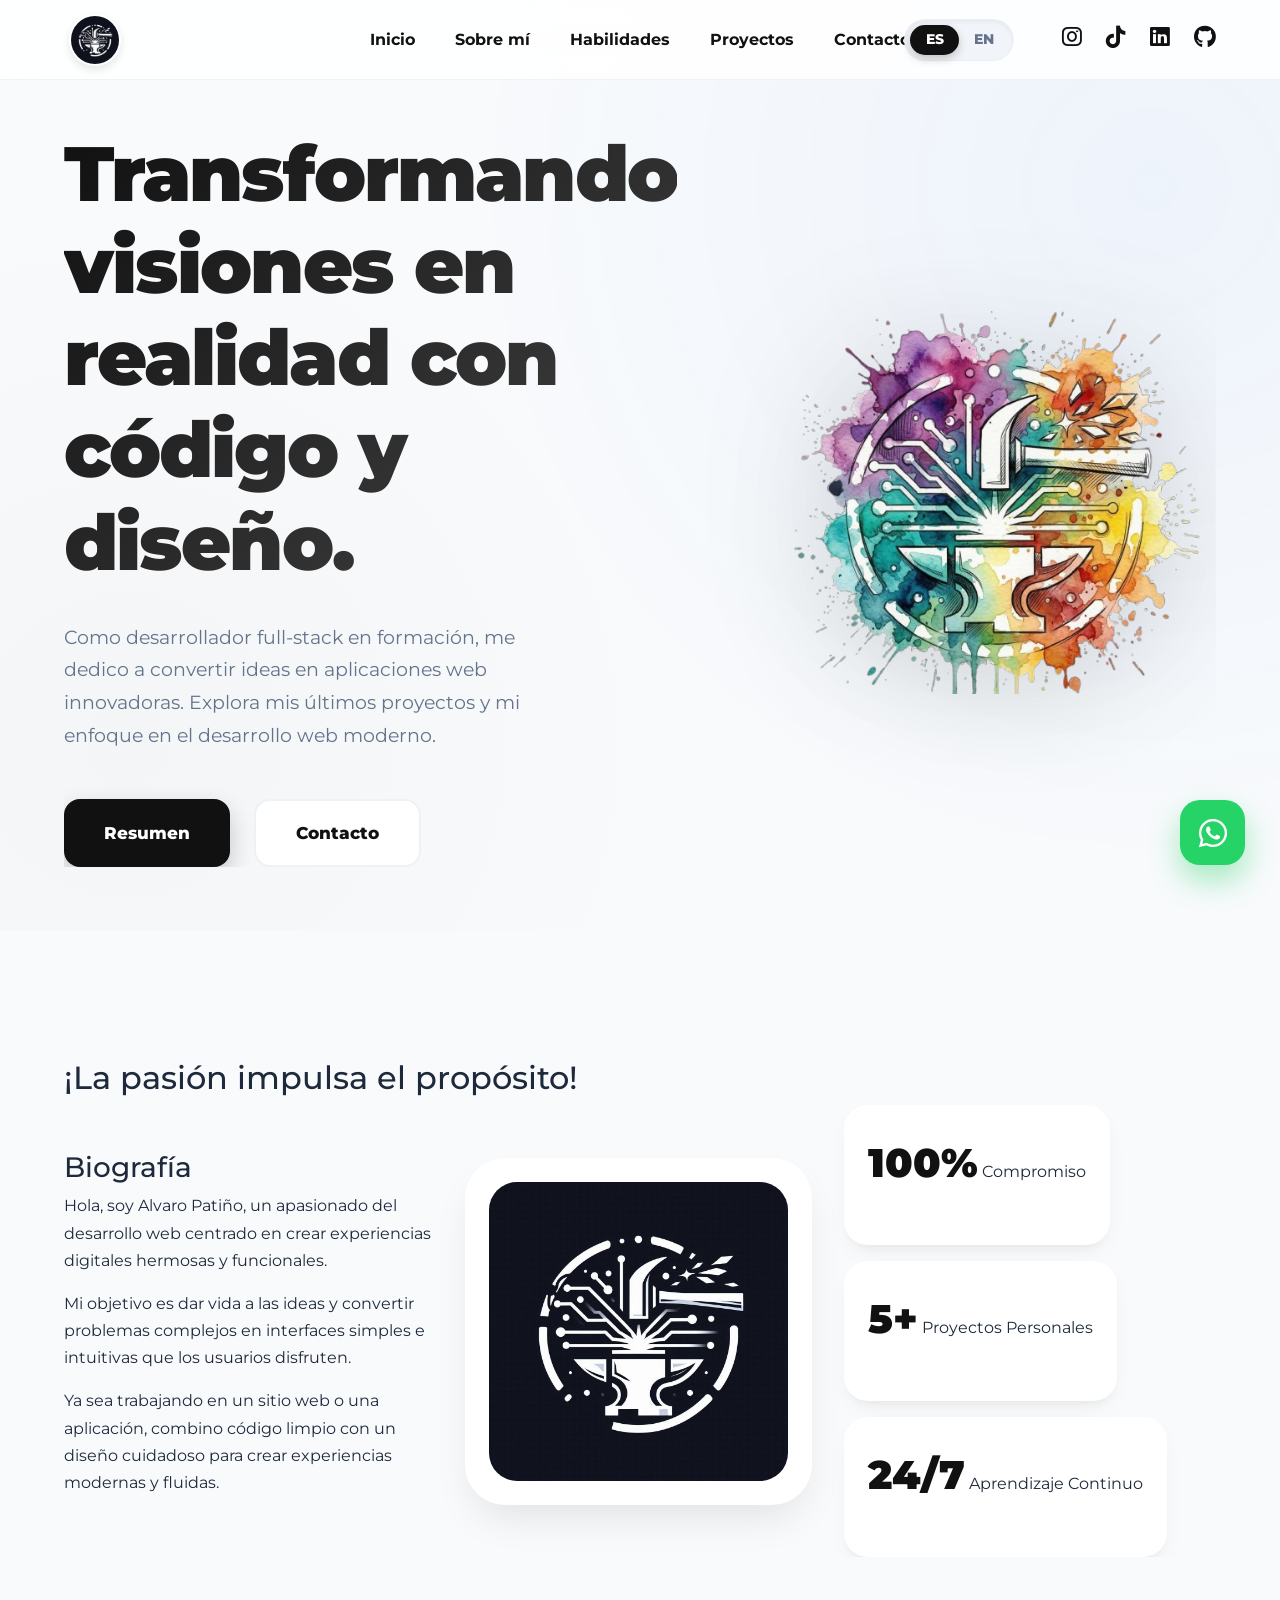
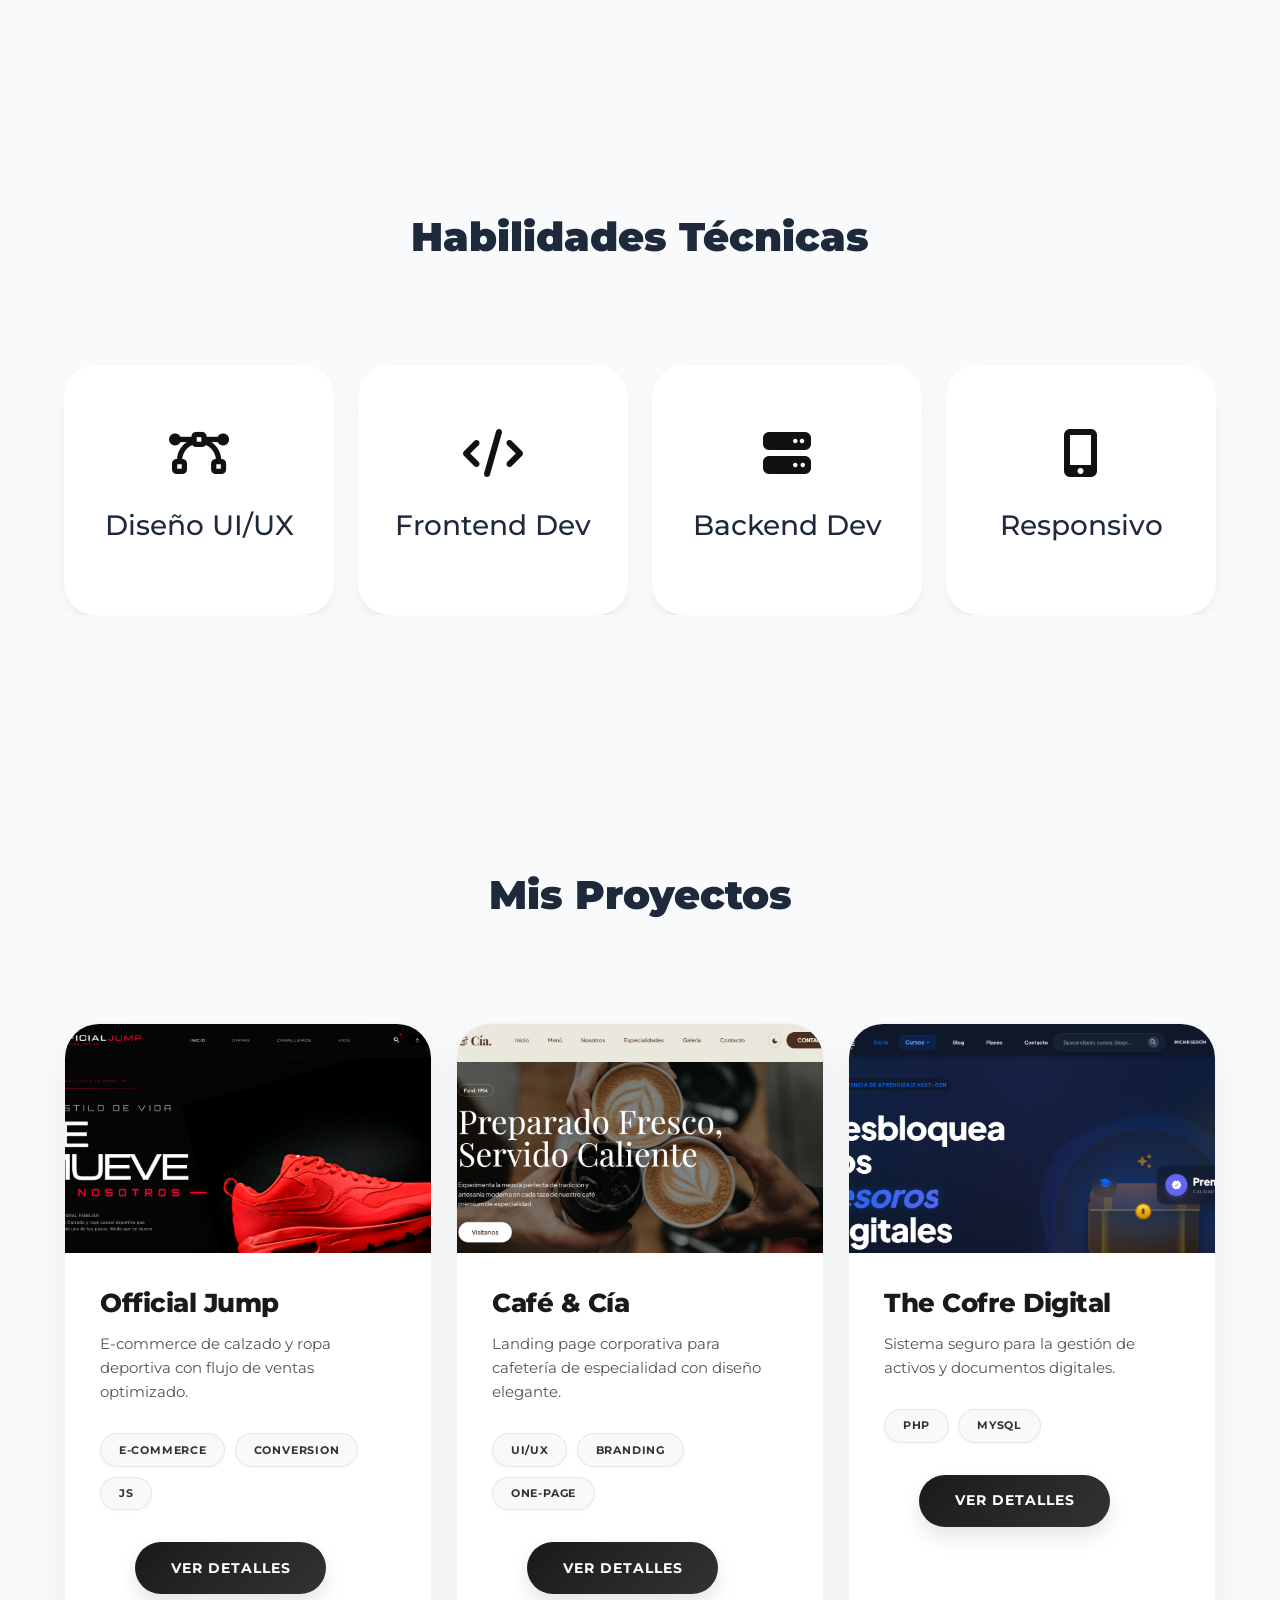
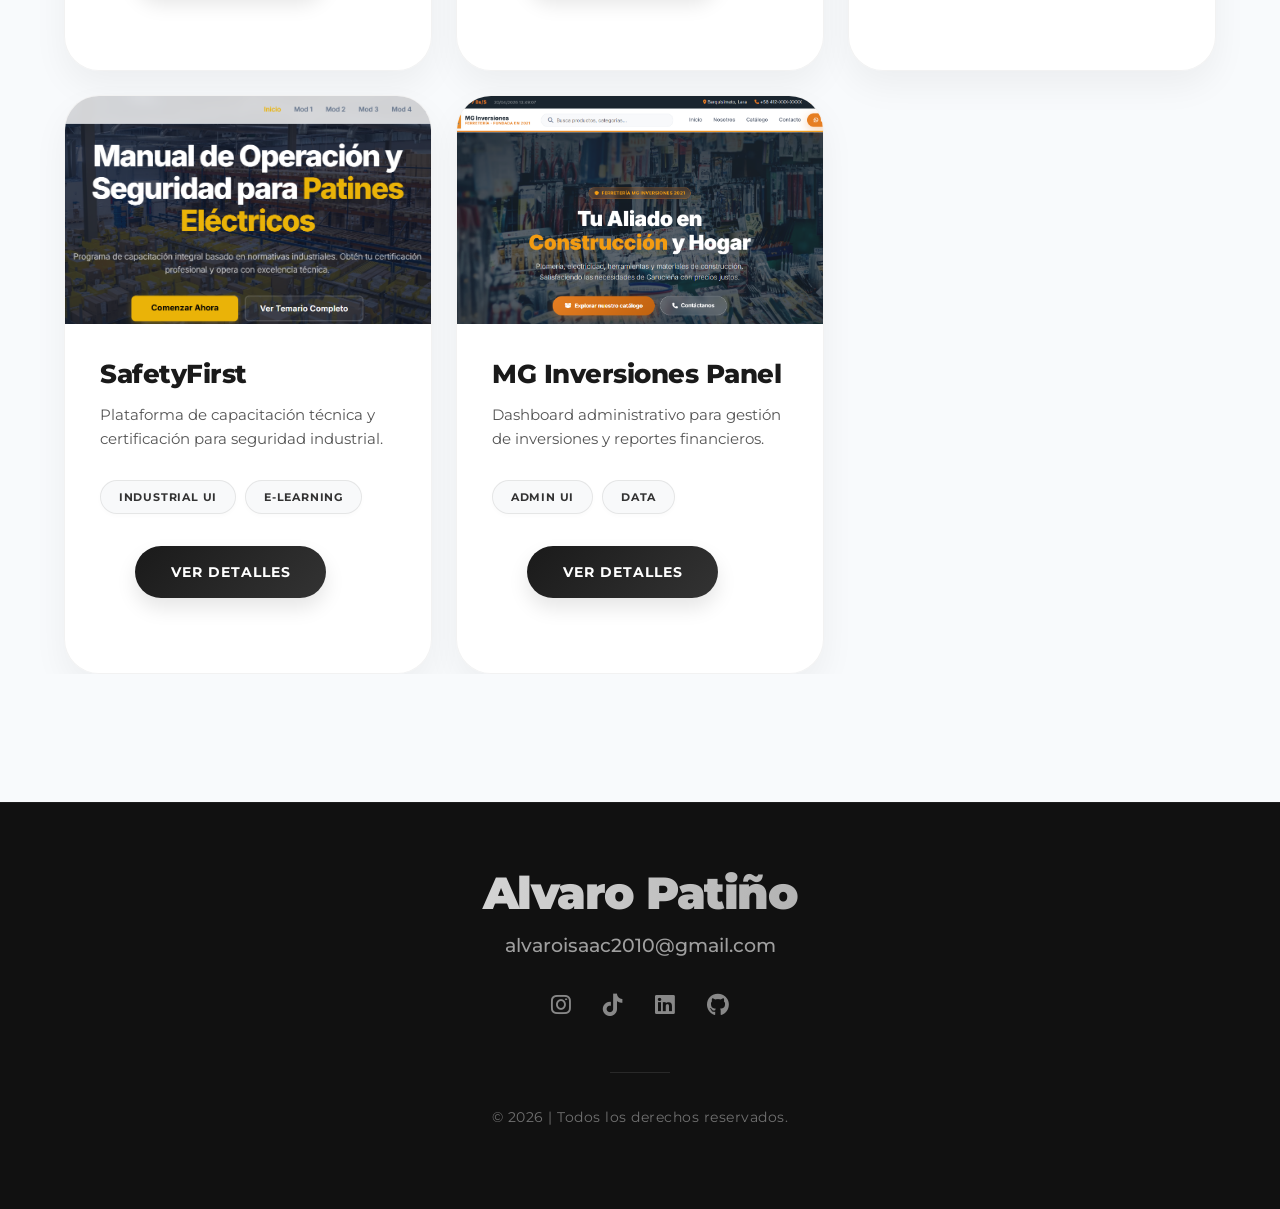
<file: index.html>
<!DOCTYPE html>
<html lang="es">

<head>
    <meta charset="UTF-8">
    <meta name="viewport" content="width=device-width, initial-scale=1.0">
    <link rel="icon" type="image/png" href="./assets/img/LOGO.png">
    
    <!-- SEO Básico -->
    <title>Alvaro Patiño | Desarrollador Full-Stack & Diseñador UI/UX</title>
    <meta name="description" content="Desarrollador web especializado en crear experiencias digitales innovadoras, funcionales y de alto impacto. Explora mis proyectos y conectemos.">
    <meta name="keywords" content="Alvaro Patiño, Desarrollo Web, Full-Stack, UI/UX, Portafolio, Venezuela, React, JavaScript">
    <meta name="author" content="Alvaro Patiño">

    <!-- Open Graph / Facebook / WhatsApp / LinkedIn -->
    <meta property="og:type" content="website">
    <meta property="og:url" content="https://alvaroisaac18.github.io/"> <!-- Reemplaza por tu URL final si cambia -->
    <meta property="og:title" content="Alvaro Patiño | Portafolio Profesional">
    <meta property="og:description" content="Transformando visiones en realidad con código y diseño. Mira mis últimos proyectos de desarrollo web.">
    <meta property="og:image" content="./assets/img/LOGO.png">

    <!-- Twitter -->
    <meta property="twitter:card" content="summary_large_image">
    <meta property="twitter:url" content="https://alvaroisaac18.github.io/">
    <meta property="twitter:title" content="Alvaro Patiño | Portafolio Profesional">
    <meta property="twitter:description" content="Desarrollador Full-Stack apasionado por crear interfaces intuitivas y potentes.">
    <meta property="twitter:image" content="./assets/img/LOGO.png">

    <!-- Bootstrap 5 -->
    <link href="https://cdn.jsdelivr.net/npm/bootstrap@5.3.3/dist/css/bootstrap.min.css" rel="stylesheet">
    <link rel="stylesheet" href="./assets/style/style.css">
    <link rel="preconnect" href="https://fonts.googleapis.com">
    <link rel="preconnect" href="https://fonts.gstatic.com" crossorigin>
    <link href="https://fonts.googleapis.com/css2?family=Montserrat:ital,wght@0,100..900;1,100..900&display=swap" rel="stylesheet">
    <!-- Font Awesome for Icons -->
    <link rel="stylesheet" href="https://cdnjs.cloudflare.com/ajax/libs/font-awesome/6.5.1/css/all.min.css">
</head>

<body>
    <header class="navbar-m">
        <div class="logo-m">
            <img src="./assets/img/logo.jpeg" alt="Logo de Alvaro Patiño">
        </div>
        <nav class="menu-navbar" id="menu-navbar">
            <div class="nav-links-left">
                <ul>
                    <li class="menu-navbar-item"><a class="menu-navbar-link" href="#home"
                            data-i18n="nav-home">Inicio</a></li>
                    <li class="menu-navbar-item"><a class="menu-navbar-link" href="#about" data-i18n="nav-about">Sobre
                            mí</a></li>
                    <li class="menu-navbar-item"><a class="menu-navbar-link" href="#skills"
                            data-i18n="nav-skills">Habilidades</a></li>
                    <li class="menu-navbar-item"><a class="menu-navbar-link" href="#projects"
                            data-i18n="nav-projects">Proyectos</a></li>
                    <li class="menu-navbar-item"><a class="menu-navbar-link" href="#contact"
                            data-i18n="nav-contact">Contacto</a></li>
                </ul>
            </div>

            <div class="nav-extras-right">
                <div class="language-switcher-pill">
                    <button id="lang-es" class="lang-btn active">ES</button>
                    <button id="lang-en" class="lang-btn">EN</button>
                    <div class="switcher-bg"></div>
                </div>
                <div class="social-media-navbar">
                    <ul>
                        <li class="social-media-navbar-item"><a href="https://www.instagram.com/merchyprime_?igsh=MTd2d3c0Ynd5NTlqZw==" target="_blank"><i class="fa-brands fa-instagram"></i></a></li>
                        <li class="social-media-navbar-item"><a href="https://www.tiktok.com/@techforge.dev?_r=1&_t=ZS-95hbqI3Zc0X" target="_blank"><i class="fa-brands fa-tiktok"></i></a></li>
                        <li class="social-media-navbar-item"><a href="https://www.linkedin.com/in/alvaro-isaac-pati%C3%B1o-carrillo-1a999737a" target="_blank"><i class="fa-brands fa-linkedin"></i></a></li>
                        <li class="social-media-navbar-item"><a href="https://github.com/alvaroisaac18" target="_blank"><i class="fa-brands fa-github"></i></a></li>
                    </ul>
                </div>
            </div>
        </nav>
        <div class="menu-toggle-container">
            <button class="menu-button" type="button" aria-controls="menu-navbar" aria-expanded="false">
                <span class="menu-button__icon" aria-hidden="true"></span>
            </button>
        </div>

    </header>

    <main>
        <!-- Hero Section -->
        <section id="home" class="hero-section">
            <div class="container">
                <div class="img-main">
                    <div class="hero-img-container">
                        <img src="./assets/img/LOGO.png" alt="Hero Image">
                    </div>
                    <div class="hero-text-content">
                        <div class="title-img-hero">
                            <h2 data-i18n="hero-title">Transformando visiones en realidad con código y diseño.</h2>
                        </div>
                        <p class="hero-description-p" data-i18n="hero-description">Como desarrollador full-stack en
                            formación, me dedico a convertir ideas en aplicaciones web innovadoras. Explora mis últimos
                            proyectos y mi enfoque en el desarrollo web moderno.</p>

                        <div class="btn-group-m">
                            <button data-i18n="btn-resume">Resumen</button>
                            <button data-i18n="btn-contact">Contacto</button>
                        </div>
                    </div>
                </div>
            </div>
        </section>

        <!-- About Section -->
        <section id="about" class="about-section">
            <div class="container">
                <div class="about-section__inner">
                    <h2 class="about-title" data-i18n="about-main-title">¡La pasión impulsa el propósito!</h2>

                    <div class="about-layout">
                        <article class="about-text">
                            <h3 class="about-text__label" data-i18n="about-label">Biografía</h3>
                            <p data-i18n="about-p1">
                                Hola, soy <span class="about-text__highlight">Alvaro Patiño</span>, un apasionado del
                                desarrollo web centrado en crear experiencias digitales hermosas y funcionales.
                            </p>
                            <p data-i18n="about-p2">
                                Mi objetivo es dar vida a las ideas y convertir problemas complejos en interfaces simples e
                                intuitivas que los usuarios disfruten.
                            </p>
                            <p data-i18n="about-p3">
                                Ya sea trabajando en un sitio web o una aplicación, combino código limpio con un diseño
                                cuidadoso para crear experiencias modernas y fluidas.
                            </p>
                        </article>

                        <div class="about-card">
                            <div class="about-card__frame">
                                <img src="./assets/img/logo.jpeg" alt="Foto de perfil de Alvaro Patiño">
                            </div>
                        </div>

                        <div class="about-stats">
                            <div class="about-stat">
                                <span class="about-stat__number">100%</span>
                                <span class="about-stat__label" data-i18n="stat-commitment">Compromiso</span>
                            </div>
                            <div class="about-stat">
                                <span class="about-stat__number">5+</span>
                                <span class="about-stat__label" data-i18n="stat-projects">Proyectos Personales</span>
                            </div>
                            <div class="about-stat">
                                <span class="about-stat__number">24/7</span>
                                <span class="about-stat__label" data-i18n="stat-learning">Aprendizaje Continuo</span>
                            </div>
                        </div>
                    </div>
                </div>
            </div>
        </section>

        <!-- Skills Section -->
        <section id="skills" class="skills-section">
            <div class="container">
                <h2 class="section-title" data-i18n="skills-title">Habilidades Técnicas</h2>
                <div class="skills-grid row g-4">
                    <div class="col-6 col-md-3">
                        <div class="skill-card">
                            <i class="fa-solid fa-bezier-curve skill-icon-fa"></i>
                            <h3 data-i18n="skill-uiux">Diseño UI/UX</h3>
                        </div>
                    </div>
                    <div class="col-6 col-md-3">
                        <div class="skill-card">
                            <i class="fa-solid fa-code skill-icon-fa"></i>
                            <h3>Frontend Dev</h3>
                        </div>
                    </div>
                    <div class="col-6 col-md-3">
                        <div class="skill-card">
                            <i class="fa-solid fa-server skill-icon-fa"></i>
                            <h3>Backend Dev</h3>
                        </div>
                    </div>
                    <div class="col-6 col-md-3">
                        <div class="skill-card">
                            <i class="fa-solid fa-mobile-screen-button skill-icon-fa"></i>
                            <h3 data-i18n="skill-responsive">Responsivo</h3>
                        </div>
                    </div>
                </div>
            </div>
        </section>

        <!-- Projects Section -->
        <!-- Projects Section -->
        <section id="projects" class="projects-section">
            <div class="container">
                <h2 class="section-title" data-i18n="projects-title">Mis Proyectos</h2>
                <div class="projects-grid row g-4">
                    <div class="col-12 col-md-6 col-lg-4">
                        <div class="project-card">
                            <div class="project-img">
                                <img src="./assets/img/IMGportafolio/Captura.PNG" alt="Official Jump E-commerce">
                            </div>
                            <div class="project-content">
                                <h3 data-i18n="project-refa-title">Official Jump</h3>
                                <p data-i18n="project-refa-desc">E-commerce de calzado y ropa deportiva con flujo de ventas optimizado.</p>
                                <div class="project-tags">
                                    <span>E-commerce</span> <span>Conversion</span> <span>JS</span>
                                </div>
                                <div class="project-footer">
                                    <a href="project-refa.html" class="btn-details">Ver Detalles</a>
                                </div>
                            </div>
                        </div>
                    </div>

                    <div class="col-12 col-md-6 col-lg-4">
                        <div class="project-card">
                            <div class="project-img">
                                <img src="./assets/img/IMGportafolio/Captuxra.PNG" alt="Café & Cía Landing">
                            </div>
                            <div class="project-content">
                                <h3 data-i18n="project-coffee-title">Café & Cía</h3>
                                <p data-i18n="project-coffee-desc">Landing page corporativa para cafetería de especialidad con diseño elegante.</p>
                                <div class="project-tags">
                                    <span>UI/UX</span> <span>Branding</span> <span>One-Page</span>
                                </div>
                                <div class="project-footer">
                                    <a href="project-coffee.html" class="btn-details">Ver Detalles</a>
                                </div>
                            </div>
                        </div>
                    </div>

                    <div class="col-12 col-md-6 col-lg-4">
                        <div class="project-card">
                            <div class="project-img">
                                <img src="./assets/img/IMGportafolio/Capturdsdsa.PNG" alt="The Cofre Digital">
                            </div>
                            <div class="project-content">
                                <h3 data-i18n="project-cofre-title">The Cofre Digital</h3>
                                <p data-i18n="project-cofre-desc">Sistema seguro para la gestión de activos y documentos digitales.</p>
                                <div class="project-tags">
                                    <span>PHP</span> <span>MySQL</span>
                                </div>
                                <div class="project-footer">
                                    <a href="project-thecofre.html" class="btn-details">Ver Detalles</a>
                                </div>
                            </div>
                        </div>
                    </div>

                    <div class="col-12 col-md-6 col-lg-4">
                        <div class="project-card">
                            <div class="project-img">
                                <img src="./assets/img/IMGportafolio/ope.PNG" alt="SafetyFirst Platform">
                            </div>
                            <div class="project-content">
                                <h3 data-i18n="project-curso-title">SafetyFirst</h3>
                                <p data-i18n="project-curso-desc">Plataforma de capacitación técnica y certificación para seguridad industrial.</p>
                                <div class="project-tags">
                                    <span>Industrial UI</span> <span>E-learning</span>
                                </div>
                                <div class="project-footer">
                                    <a href="project-curso.html" class="btn-details">Ver Detalles</a>
                                </div>
                            </div>
                        </div>
                    </div>

                    <div class="col-12 col-md-6 col-lg-4">
                        <div class="project-card">
                            <div class="project-img">
                                <img src="./assets/img/IMGportafolio/mgInversiones.PNG" alt="MG Inversiones Panel">
                            </div>
                            <div class="project-content">
                                <h3 data-i18n="project-mg-title">MG Inversiones Panel</h3>
                                <p data-i18n="project-mg-desc">Dashboard administrativo para gestión de inversiones y reportes financieros.</p>
                                <div class="project-tags">
                                    <span>Admin UI</span> <span>Data</span>
                                </div>
                                <div class="project-footer">
                                    <a href="project-mg.html" class="btn-details">Ver Detalles</a>
                                </div>
                            </div>
                        </div>
                    </div>
                </div>
            </div>
        </section>

    <footer id="contact" class="footer-m">
        <div class="container text-center">
            <h2 class="footer-logo-text">Alvaro Patiño</h2>
            <a href="mailto:alvaroisaac2010@gmail.com" class="footer-email-link">alvaroisaac2010@gmail.com</a>
            
            <div class="footer-socials">
                <a href="https://www.instagram.com/merchyprime_?igsh=MTd2d3c0Ynd5NTlqZw==" target="_blank"><i class="fa-brands fa-instagram"></i></a>
                <a href="https://www.tiktok.com/@techforge.dev?_r=1&_t=ZS-95hbqI3Zc0X" target="_blank"><i class="fa-brands fa-tiktok"></i></a>
                <a href="https://www.linkedin.com/in/alvaro-isaac-pati%C3%B1o-carrillo-1a999737a" target="_blank"><i class="fa-brands fa-linkedin"></i></a>
                <a href="https://github.com/alvaroisaac18" target="_blank"><i class="fa-brands fa-github"></i></a>
            </div>

            <div class="footer-divider"></div>
            <p class="footer-bottom-text">
                &copy; <span id="current-year"></span> | <span data-i18n="footer-rights">Desarrollado con pasión. Todos los derechos reservados.</span>
            </p>
        </div>
    </footer>

    <script src="./assets/js/script.js"></script>

    <a class="whatsapp-float" href="https://wa.me/584164515058?text=Hola%20Alvaro,%20vi%20tu%20portafolio" target="_blank" rel="noopener"
        aria-label="Escríbenos por WhatsApp">
        <i class="fa-brands fa-whatsapp"></i>
    </a>
</body>

</html>
</file>
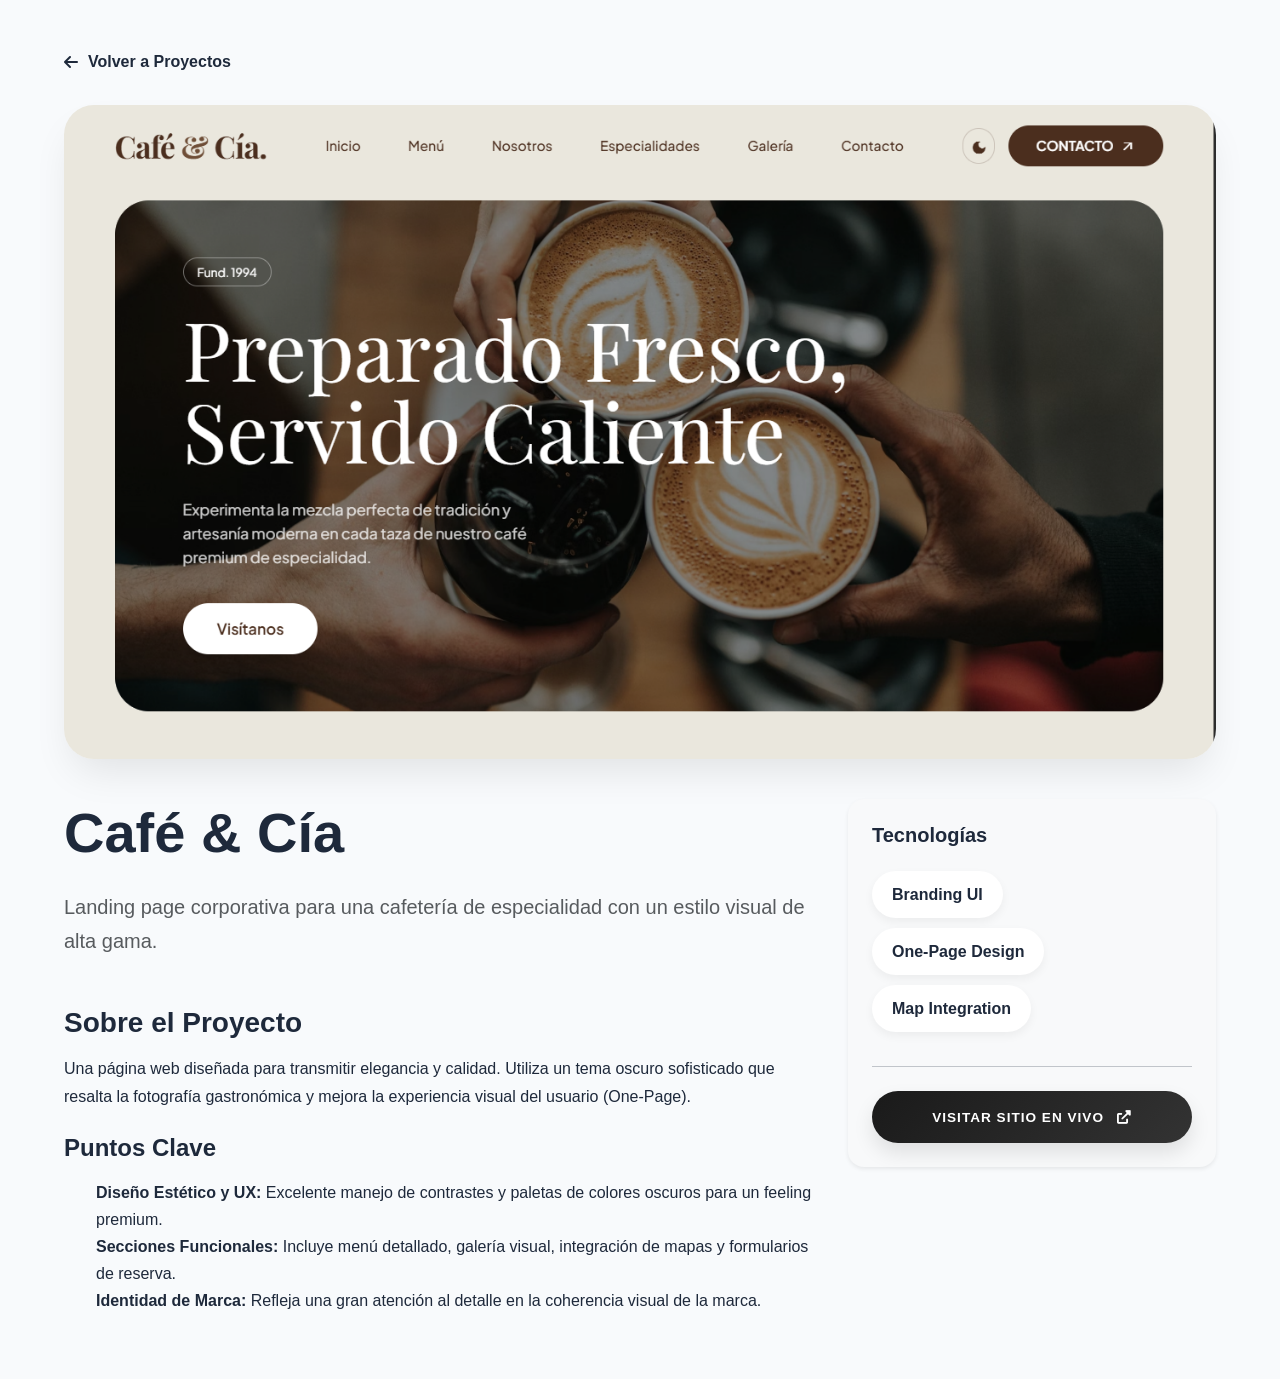
<file: project-coffee.html>
<!DOCTYPE html>
<html lang="es">
<head>
    <meta charset="UTF-8">
    <meta name="viewport" content="width=device-width, initial-scale=1.0">
    <link rel="icon" type="image/png" href="./assets/img/LOGO.png">
    <title>Detalles - Coffee Experience</title>
    <link href="https://cdn.jsdelivr.net/npm/bootstrap@5.3.3/dist/css/bootstrap.min.css" rel="stylesheet">
    <link rel="stylesheet" href="./assets/style/style.css">
    <link rel="stylesheet" href="https://cdnjs.cloudflare.com/ajax/libs/font-awesome/6.0.0/css/all.min.css">
    <style>
        .project-large-img { border-radius: 30px; box-shadow: var(--premium-shadow); margin-bottom: 40px; width: 100%; height: auto; }
        .tech-pill { background: var(--white); padding: 10px 20px; border-radius: 50px; box-shadow: 0 4px 10px rgba(0,0,0,0.05); margin-right: 10px; margin-bottom: 10px; display: inline-block; font-weight: 600; }
        .btn-back { color: var(--text-dark); text-decoration: none; display: inline-flex; align-items: center; gap: 10px; font-weight: 600; margin-bottom: 30px; transition: var(--transition); }
        .btn-back:hover { color: var(--primary-color); transform: translateX(-5px); }
    </style>
</head>
<body>
    <div class="container py-5">
        <a href="index.html#projects" class="btn-back">
            <i class="fas fa-arrow-left"></i> Volver a Proyectos
        </a>
        <div class="row">
            <div class="col-lg-12">
                <img src="./assets/img/IMGportafolio/Captuxra.PNG" alt="Café & Cía" class="project-large-img">
            </div>
            <div class="col-lg-8">
                <h1 class="display-4 fw-bold mb-4">Café & Cía</h1>
                <p class="lead mb-5 text-muted">Landing page corporativa para una cafetería de especialidad con un estilo visual de alta gama.</p>
                
                <h3 class="fw-bold mb-3">Sobre el Proyecto</h3>
                <p>Una página web diseñada para transmitir elegancia y calidad. Utiliza un tema oscuro sofisticado que resalta la fotografía gastronómica y mejora la experiencia visual del usuario (One-Page).</p>
                
                <h4 class="fw-bold mt-4 mb-3">Puntos Clave</h4>
                <ul>
                    <li><strong>Diseño Estético y UX:</strong> Excelente manejo de contrastes y paletas de colores oscuros para un feeling premium.</li>
                    <li><strong>Secciones Funcionales:</strong> Incluye menú detallado, galería visual, integración de mapas y formularios de reserva.</li>
                    <li><strong>Identidad de Marca:</strong> Refleja una gran atención al detalle en la coherencia visual de la marca.</li>
                </ul>
            </div>
            <div class="col-lg-4">
                <div class="p-4 bg-light rounded-4 shadow-sm">
                    <h5 class="fw-bold mb-4">Tecnologías</h5>
                    <div class="tech-stack">
                        <span class="tech-pill">Branding UI</span>
                        <span class="tech-pill">One-Page Design</span>
                        <span class="tech-pill">Map Integration</span>
                    </div>
                    <hr class="my-4">
                    <a href="https://coffee-example-khaki.vercel.app/" target="_blank" class="btn-details w-100 text-center">Visitar Sitio En Vivo <i class="fas fa-external-link-alt ms-2"></i></a>
                </div>
            </div>
        </div>
    </div>
</body>
</html>
</file>
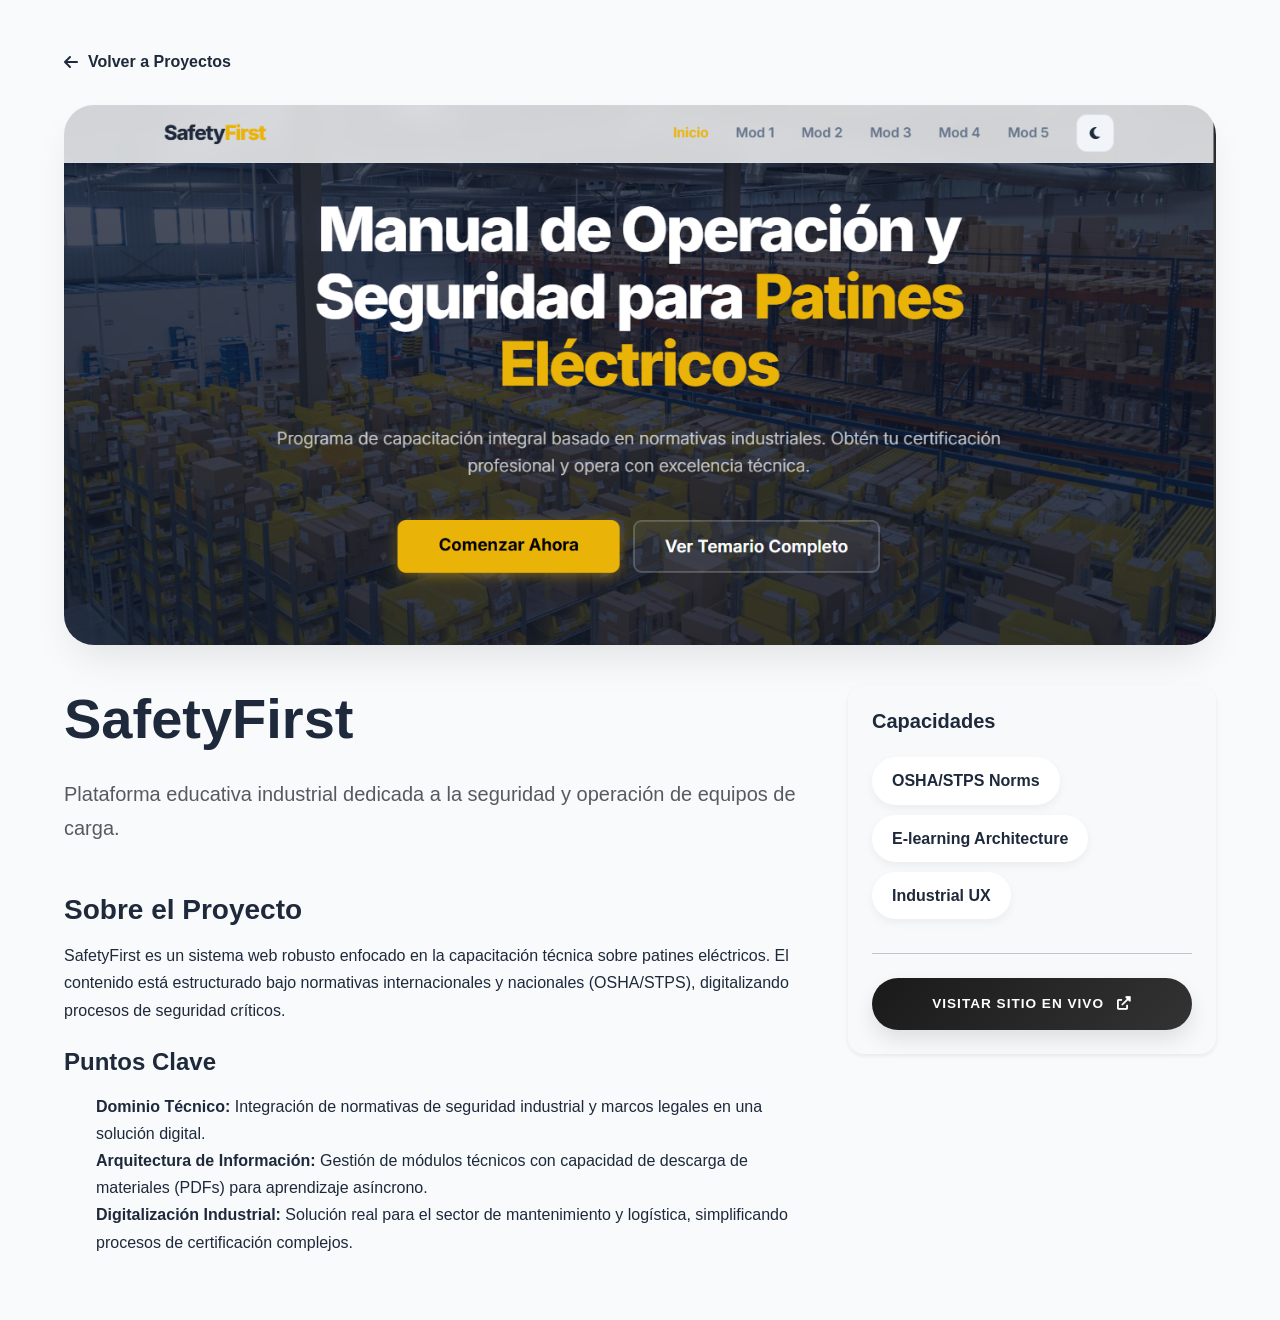
<file: project-curso.html>
<!DOCTYPE html>
<html lang="es">
<head>
    <meta charset="UTF-8">
    <meta name="viewport" content="width=device-width, initial-scale=1.0">
    <link rel="icon" type="image/png" href="./assets/img/LOGO.png">
    <title>Detalles - Academia de Manejo</title>
    <link href="https://cdn.jsdelivr.net/npm/bootstrap@5.3.3/dist/css/bootstrap.min.css" rel="stylesheet">
    <link rel="stylesheet" href="./assets/style/style.css">
    <link rel="stylesheet" href="https://cdnjs.cloudflare.com/ajax/libs/font-awesome/6.0.0/css/all.min.css">
    <style>
        .project-large-img { border-radius: 30px; box-shadow: var(--premium-shadow); margin-bottom: 40px; width: 100%; height: auto; }
        .tech-pill { background: var(--white); padding: 10px 20px; border-radius: 50px; box-shadow: 0 4px 10px rgba(0,0,0,0.05); margin-right: 10px; margin-bottom: 10px; display: inline-block; font-weight: 600; }
        .btn-back { color: var(--text-dark); text-decoration: none; display: inline-flex; align-items: center; gap: 10px; font-weight: 600; margin-bottom: 30px; transition: var(--transition); }
        .btn-back:hover { color: var(--primary-color); transform: translateX(-5px); }
    </style>
</head>
<body>
    <div class="container py-5">
        <a href="index.html#projects" class="btn-back">
            <i class="fas fa-arrow-left"></i> Volver a Proyectos
        </a>
        <div class="row">
            <div class="col-lg-12">
                <img src="./assets/img/IMGportafolio/ope.PNG" alt="SafetyFirst Platform" class="project-large-img">
            </div>
            <div class="col-lg-8">
                <h1 class="display-4 fw-bold mb-4">SafetyFirst</h1>
                <p class="lead mb-5 text-muted">Plataforma educativa industrial dedicada a la seguridad y operación de equipos de carga.</p>
                
                <h3 class="fw-bold mb-3">Sobre el Proyecto</h3>
                <p>SafetyFirst es un sistema web robusto enfocado en la capacitación técnica sobre patines eléctricos. El contenido está estructurado bajo normativas internacionales y nacionales (OSHA/STPS), digitalizando procesos de seguridad críticos.</p>
                
                <h4 class="fw-bold mt-4 mb-3">Puntos Clave</h4>
                <ul>
                    <li><strong>Dominio Técnico:</strong> Integración de normativas de seguridad industrial y marcos legales en una solución digital.</li>
                    <li><strong>Arquitectura de Información:</strong> Gestión de módulos técnicos con capacidad de descarga de materiales (PDFs) para aprendizaje asíncrono.</li>
                    <li><strong>Digitalización Industrial:</strong> Solución real para el sector de mantenimiento y logística, simplificando procesos de certificación complejos.</li>
                </ul>
            </div>
            <div class="col-lg-4">
                <div class="p-4 bg-light rounded-4 shadow-sm">
                    <h5 class="fw-bold mb-4">Capacidades</h5>
                    <div class="tech-stack">
                        <span class="tech-pill">OSHA/STPS Norms</span>
                        <span class="tech-pill">E-learning Architecture</span>
                        <span class="tech-pill">Industrial UX</span>
                    </div>
                    <hr class="my-4">
                    <a href="https://alvaroisaac18.github.io/cursoManejo/" target="_blank" class="btn-details w-100 text-center">Visitar Sitio En Vivo <i class="fas fa-external-link-alt ms-2"></i></a>
                </div>
            </div>
        </div>
    </div>
</body>
</html>
</file>
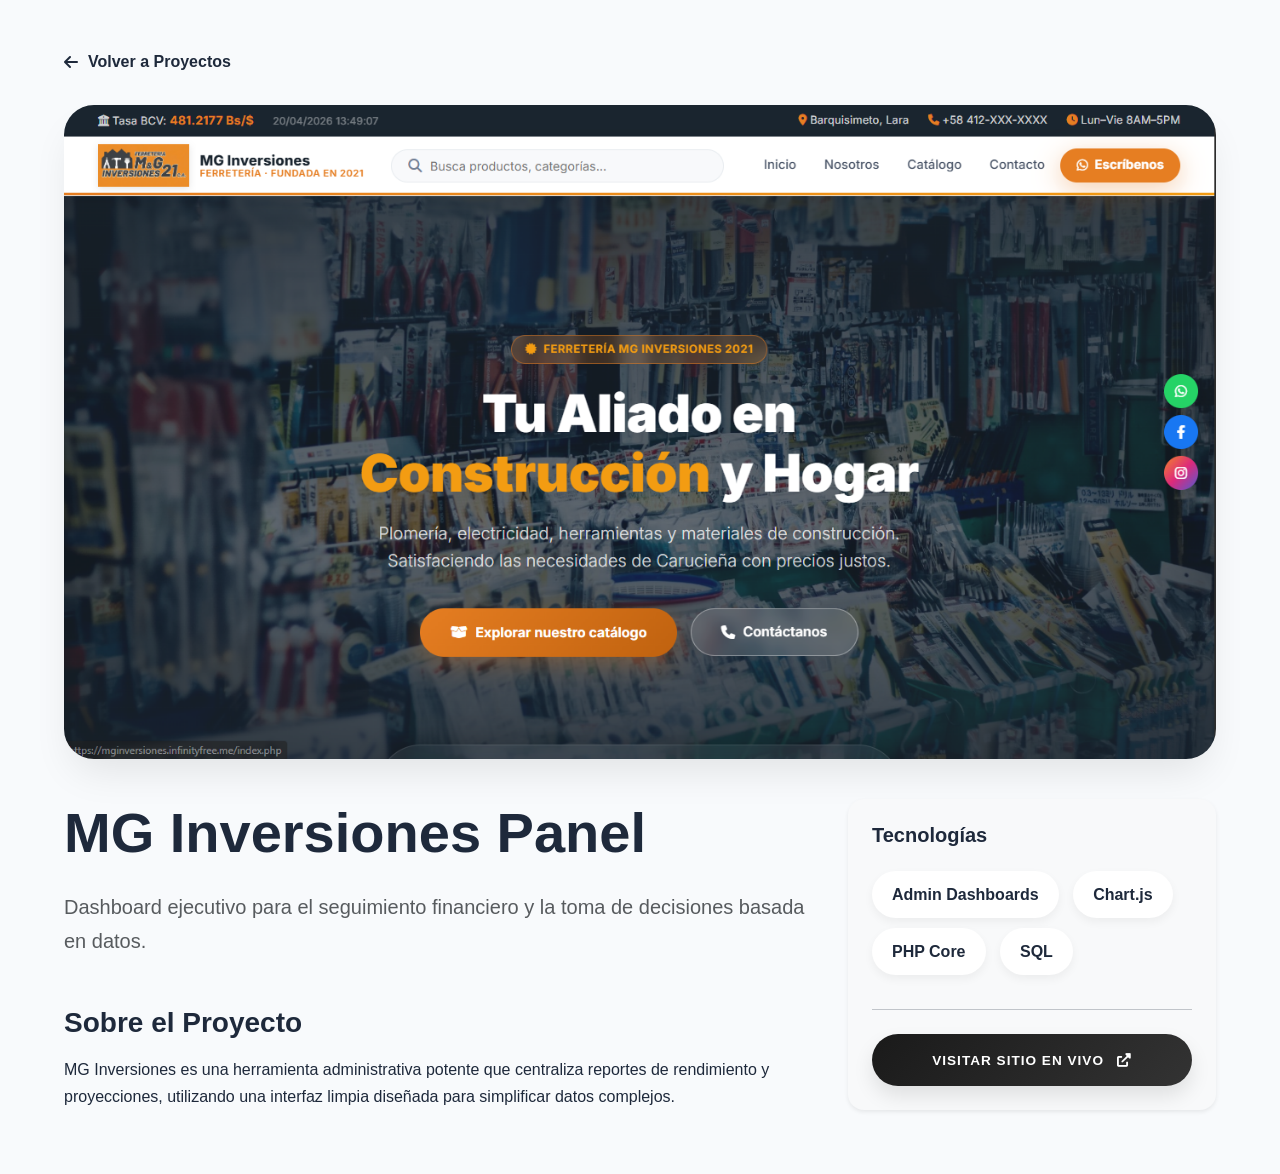
<file: project-mg.html>
<!DOCTYPE html>
<html lang="es">
<head>
    <meta charset="UTF-8">
    <meta name="viewport" content="width=device-width, initial-scale=1.0">
    <link rel="icon" type="image/png" href="./assets/img/LOGO.png">
    <title>Detalles - MG Inversiones Panel</title>
    <link href="https://cdn.jsdelivr.net/npm/bootstrap@5.3.3/dist/css/bootstrap.min.css" rel="stylesheet">
    <link rel="stylesheet" href="./assets/style/style.css">
    <link rel="stylesheet" href="https://cdnjs.cloudflare.com/ajax/libs/font-awesome/6.0.0/css/all.min.css">
    <style>
        .project-large-img { border-radius: 30px; box-shadow: var(--premium-shadow); margin-bottom: 40px; width: 100%; height: auto; }
        .tech-pill { background: var(--white); padding: 10px 20px; border-radius: 50px; box-shadow: 0 4px 10px rgba(0,0,0,0.05); margin-right: 10px; margin-bottom: 10px; display: inline-block; font-weight: 600; }
        .btn-back { color: var(--text-dark); text-decoration: none; display: inline-flex; align-items: center; gap: 10px; font-weight: 600; margin-bottom: 30px; transition: var(--transition); }
        .btn-back:hover { color: var(--primary-color); transform: translateX(-5px); }
    </style>
</head>
<body>
    <div class="container py-5">
        <a href="index.html#projects" class="btn-back">
            <i class="fas fa-arrow-left"></i> Volver a Proyectos
        </a>
        <div class="row">
            <div class="col-lg-12">
                <img src="./assets/img/IMGportafolio/mgInversiones.PNG" alt="MG Inversiones Panel" class="project-large-img">
            </div>
            <div class="col-lg-8">
                <h1 class="display-4 fw-bold mb-4">MG Inversiones Panel</h1>
                <p class="lead mb-5 text-muted">Dashboard ejecutivo para el seguimiento financiero y la toma de decisiones basada en datos.</p>
                <h3 class="fw-bold mb-3">Sobre el Proyecto</h3>
                <p>MG Inversiones es una herramienta administrativa potente que centraliza reportes de rendimiento y proyecciones, utilizando una interfaz limpia diseñada para simplificar datos complejos.</p>
            </div>
            <div class="col-lg-4">
                <div class="p-4 bg-light rounded-4 shadow-sm">
                    <h5 class="fw-bold mb-4">Tecnologías</h5>
                    <div class="tech-stack">
                        <span class="tech-pill">Admin Dashboards</span>
                        <span class="tech-pill">Chart.js</span>
                        <span class="tech-pill">PHP Core</span>
                        <span class="tech-pill">SQL</span>
                    </div>
                    <hr class="my-4">
                    <a href="http://mginversiones.infinityfree.me/" target="_blank" class="btn-details w-100 text-center">Visitar Sitio En Vivo <i class="fas fa-external-link-alt ms-2"></i></a>
                </div>
            </div>
        </div>
    </div>
</body>
</html>
</file>
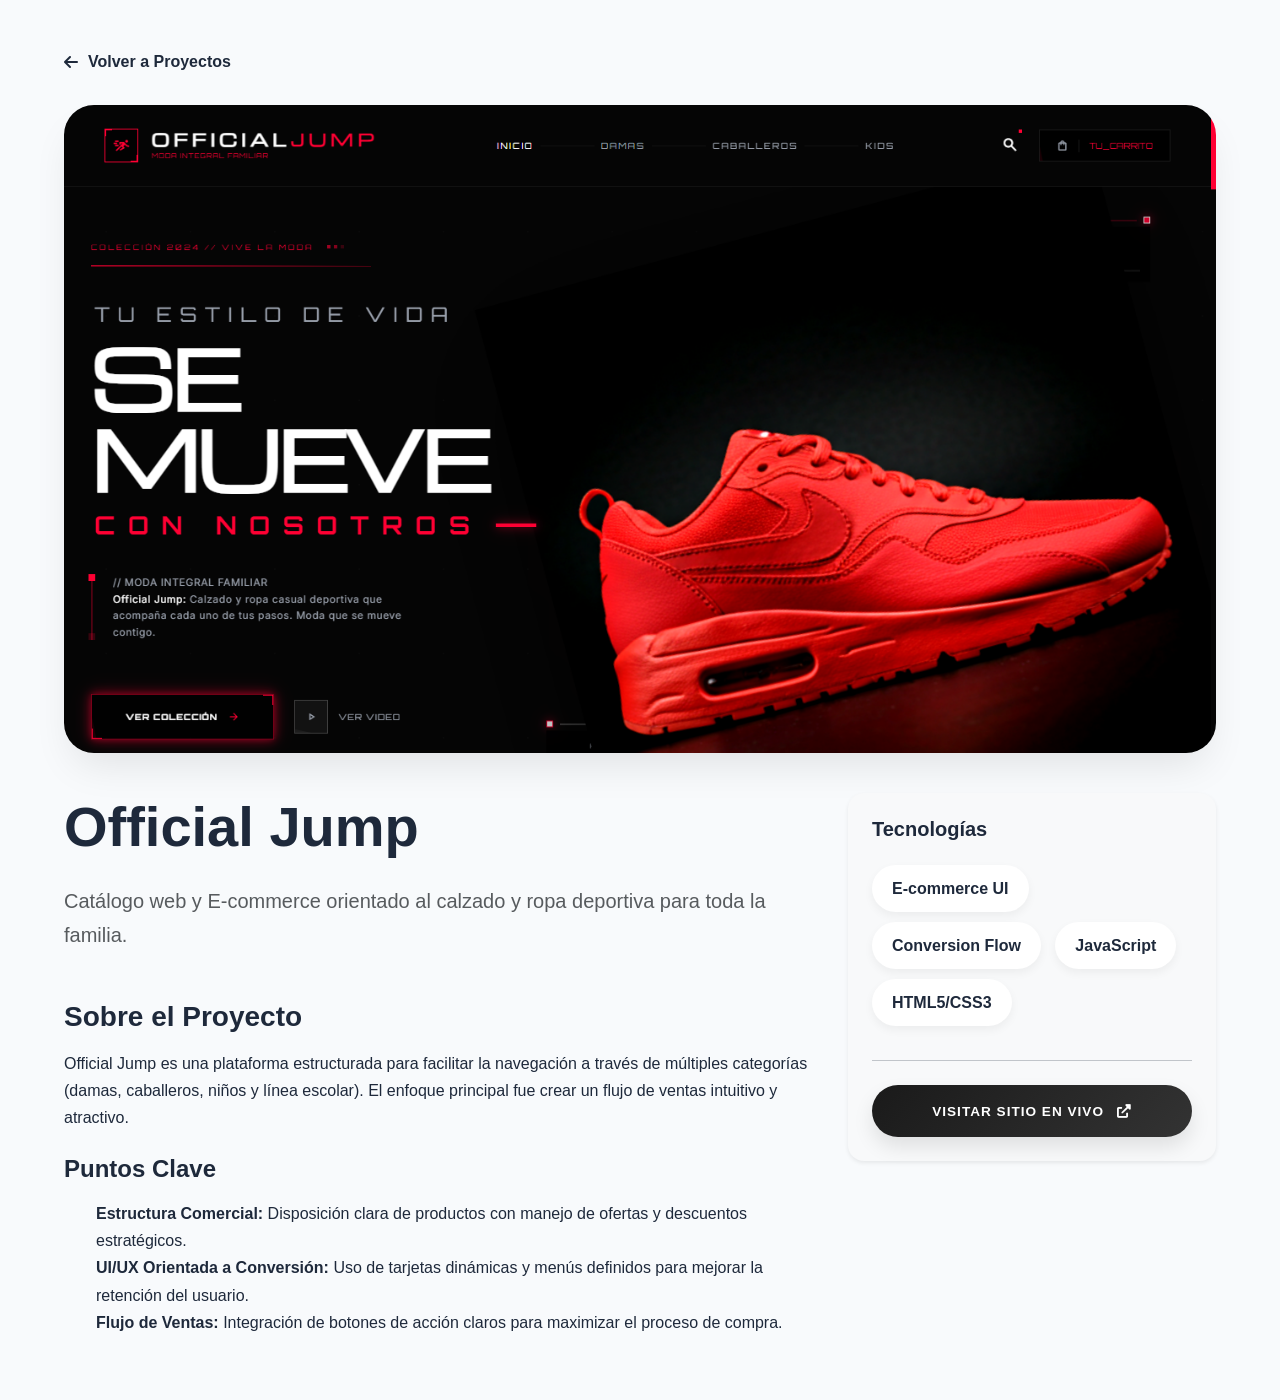
<file: project-refa.html>
<!DOCTYPE html>
<html lang="es">
<head>
    <meta charset="UTF-8">
    <meta name="viewport" content="width=device-width, initial-scale=1.0">
    <link rel="icon" type="image/png" href="./assets/img/LOGO.png">
    <title>Detalles - Refaccionaria Online</title>
    <link href="https://cdn.jsdelivr.net/npm/bootstrap@5.3.3/dist/css/bootstrap.min.css" rel="stylesheet">
    <link rel="stylesheet" href="./assets/style/style.css">
    <link rel="stylesheet" href="https://cdnjs.cloudflare.com/ajax/libs/font-awesome/6.0.0/css/all.min.css">
    <style>
        .details-hero {
            padding: 100px 0 60px;
            background: linear-gradient(135deg, #f8f9fa 0%, #e9ecef 100%);
        }
        .project-large-img {
            border-radius: 30px;
            box-shadow: var(--premium-shadow);
            margin-bottom: 40px;
            width: 100%;
            height: auto;
        }
        .tech-pill {
            background: var(--white);
            padding: 10px 20px;
            border-radius: 50px;
            box-shadow: 0 4px 10px rgba(0,0,0,0.05);
            margin-right: 10px;
            margin-bottom: 10px;
            display: inline-block;
            font-weight: 600;
        }
        .btn-back {
            color: var(--text-dark);
            text-decoration: none;
            display: inline-flex;
            align-items: center;
            gap: 10px;
            font-weight: 600;
            margin-bottom: 30px;
            transition: var(--transition);
        }
        .btn-back:hover {
            color: var(--primary-color);
            transform: translateX(-5px);
        }
    </style>
</head>
<body>
    <div class="container py-5">
        <a href="index.html#projects" class="btn-back">
            <i class="fas fa-arrow-left"></i> Volver a Proyectos
        </a>

        <div class="row">
            <div class="col-lg-12">
                <img src="./assets/img/IMGportafolio/Captura.PNG" alt="Official Jump" class="project-large-img">
            </div>
            
            <div class="col-lg-8">
                <h1 class="display-4 fw-bold mb-4">Official Jump</h1>
                <p class="lead mb-5 text-muted">
                    Catálogo web y E-commerce orientado al calzado y ropa deportiva para toda la familia.
                </p>

                <h3 class="fw-bold mb-3">Sobre el Proyecto</h3>
                <p>
                    Official Jump es una plataforma estructurada para facilitar la navegación a través de múltiples categorías (damas, caballeros, niños y línea escolar). El enfoque principal fue crear un flujo de ventas intuitivo y atractivo.
                </p>

                <h4 class="fw-bold mt-4 mb-3">Puntos Clave</h4>
                <ul>
                    <li><strong>Estructura Comercial:</strong> Disposición clara de productos con manejo de ofertas y descuentos estratégicos.</li>
                    <li><strong>UI/UX Orientada a Conversión:</strong> Uso de tarjetas dinámicas y menús definidos para mejorar la retención del usuario.</li>
                    <li><strong>Flujo de Ventas:</strong> Integración de botones de acción claros para maximizar el proceso de compra.</li>
                </ul>
            </div>

            <div class="col-lg-4">
                <div class="p-4 bg-light rounded-4 shadow-sm">
                    <h5 class="fw-bold mb-4">Tecnologías</h5>
                    <div class="tech-stack">
                        <span class="tech-pill">E-commerce UI</span>
                        <span class="tech-pill">Conversion Flow</span>
                        <span class="tech-pill">JavaScript</span>
                        <span class="tech-pill">HTML5/CSS3</span>
                    </div>
                    
                    <hr class="my-4">
                    
                    <a href="https://alvaroisaac18.github.io/refa/" target="_blank" class="btn-details w-100 text-center">
                        Visitar Sitio En Vivo <i class="fas fa-external-link-alt ms-2"></i>
                    </a>
                </div>
            </div>
        </div>
    </div>
</body>
</html>
</file>
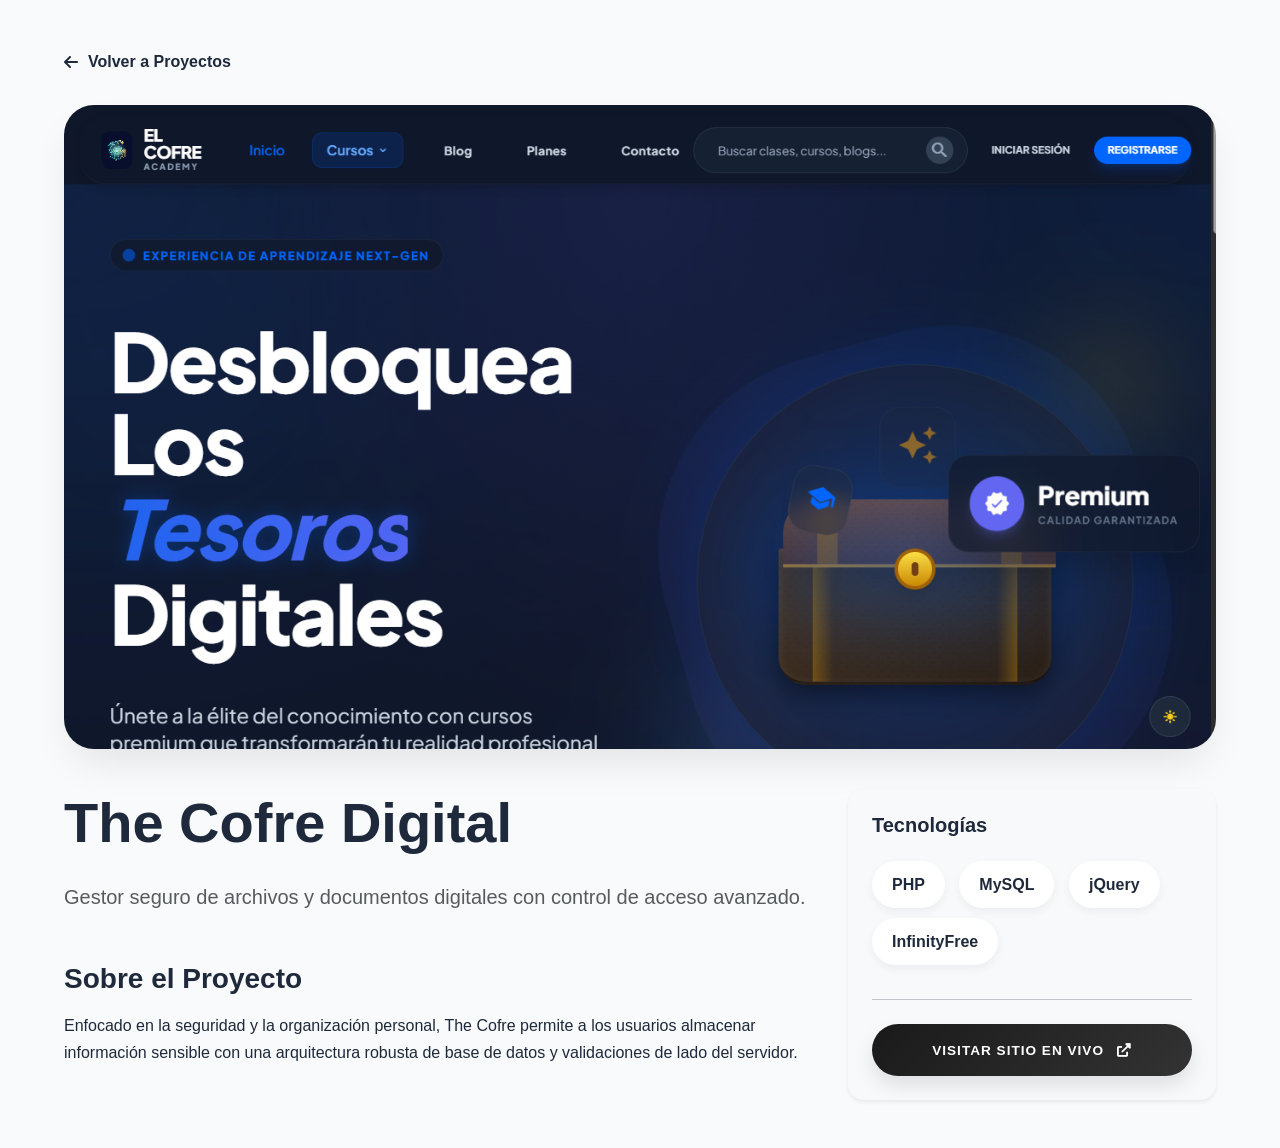
<file: project-thecofre.html>
<!DOCTYPE html>
<html lang="es">
<head>
    <meta charset="UTF-8">
    <meta name="viewport" content="width=device-width, initial-scale=1.0">
    <link rel="icon" type="image/png" href="./assets/img/LOGO.png">
    <title>Detalles - The Cofre Digital</title>
    <link href="https://cdn.jsdelivr.net/npm/bootstrap@5.3.3/dist/css/bootstrap.min.css" rel="stylesheet">
    <link rel="stylesheet" href="./assets/style/style.css">
    <link rel="stylesheet" href="https://cdnjs.cloudflare.com/ajax/libs/font-awesome/6.0.0/css/all.min.css">
    <style>
        .project-large-img { border-radius: 30px; box-shadow: var(--premium-shadow); margin-bottom: 40px; width: 100%; height: auto; }
        .tech-pill { background: var(--white); padding: 10px 20px; border-radius: 50px; box-shadow: 0 4px 10px rgba(0,0,0,0.05); margin-right: 10px; margin-bottom: 10px; display: inline-block; font-weight: 600; }
        .btn-back { color: var(--text-dark); text-decoration: none; display: inline-flex; align-items: center; gap: 10px; font-weight: 600; margin-bottom: 30px; transition: var(--transition); }
        .btn-back:hover { color: var(--primary-color); transform: translateX(-5px); }
    </style>
</head>
<body>
    <div class="container py-5">
        <a href="index.html#projects" class="btn-back">
            <i class="fas fa-arrow-left"></i> Volver a Proyectos
        </a>
        <div class="row">
            <div class="col-lg-12">
                <img src="./assets/img/IMGportafolio/Capturdsdsa.PNG" alt="The Cofre Digital" class="project-large-img">
            </div>
            <div class="col-lg-8">
                <h1 class="display-4 fw-bold mb-4">The Cofre Digital</h1>
                <p class="lead mb-5 text-muted">Gestor seguro de archivos y documentos digitales con control de acceso avanzado.</p>
                <h3 class="fw-bold mb-3">Sobre el Proyecto</h3>
                <p>Enfocado en la seguridad y la organización personal, The Cofre permite a los usuarios almacenar información sensible con una arquitectura robusta de base de datos y validaciones de lado del servidor.</p>
            </div>
            <div class="col-lg-4">
                <div class="p-4 bg-light rounded-4 shadow-sm">
                    <h5 class="fw-bold mb-4">Tecnologías</h5>
                    <div class="tech-stack">
                        <span class="tech-pill">PHP</span>
                        <span class="tech-pill">MySQL</span>
                        <span class="tech-pill">jQuery</span>
                        <span class="tech-pill">InfinityFree</span>
                    </div>
                    <hr class="my-4">
                    <a href="https://thecofre.infinityfree.me/" target="_blank" class="btn-details w-100 text-center">Visitar Sitio En Vivo <i class="fas fa-external-link-alt ms-2"></i></a>
                </div>
            </div>
        </div>
    </div>
</body>
</html>
</file>
<file: assets/style/style.css>
:root {
    --header-height: 5rem;
    --primary-color: #111111;
    --accent-color: #3b82f6;
    --bg-color: #f8fafc;
    --white: #ffffff;
    --text-main: #1e293b;
    --text-muted: #64748b;
    --card-shadow: 0 10px 25px -5px rgba(0, 0, 0, 0.05), 0 8px 10px -6px rgba(0, 0, 0, 0.05);
    --premium-shadow: 0 20px 40px -10px rgba(0, 0, 0, 0.1);
    --transition: all 0.4s cubic-bezier(0.4, 0, 0.2, 1);
}

* {
    padding: 0;
    margin: 0;
    box-sizing: border-box;
}

html {
    scroll-behavior: smooth;
}

html, body {
    max-width: 100%;
    overflow-x: hidden;
    position: relative;
}

body {
    background-color: var(--bg-color);
    font-family: "Montserrat", sans-serif;
    color: var(--text-main);
    line-height: 1.7;
}

li {
    list-style: none;
}

a {
    text-decoration: none;
    color: inherit;
}

/* --- Detailed Navbar --- */
.navbar-m {
    width: 100%;
    height: var(--header-height);
    background-color: rgba(255, 255, 255, 0.85);
    backdrop-filter: blur(15px);
    -webkit-backdrop-filter: blur(15px);
    border-bottom: 1px solid rgba(0, 0, 0, 0.05);
    display: flex;
    justify-content: space-between;
    align-items: center;
    padding: 0 2rem;
    position: fixed;
    top: 0;
    left: 0;
    z-index: 1000;
    transition: var(--transition);
}

/* Scrolled state (via JS or just keeping it elegant) */
.navbar-m.scrolled {
    height: 4.5rem;
    background-color: rgba(255, 255, 255, 0.95);
    box-shadow: 0 10px 30px rgba(0, 0, 0, 0.03);
}

.logo-m {
    display: flex;
    align-items: center;
    position: relative;
    padding: 5px;
}

.logo-m img {
    width: 52px;
    height: 52px;
    border-radius: 50%;
    object-fit: cover;
    transition: var(--transition);
    border: 2px solid transparent;
    box-shadow: 0 4px 10px rgba(0, 0, 0, 0.1);
}

.logo-m:hover img {
    transform: scale(1.08) rotate(-5deg);
    border-color: var(--primary-color);
}

/* Side Drawer (Mobile) */
.menu-navbar {
    position: fixed;
    top: 0;
    right: -100%;
    width: 85%;
    max-width: 400px;
    height: 100vh;
    background-color: var(--white);
    display: flex;
    flex-direction: column;
    padding: 6rem 2.5rem 3rem;
    gap: 3rem;
    transition: right 0.5s cubic-bezier(0.77, 0, 0.175, 1);
    box-shadow: -15px 0 35px rgba(0, 0, 0, 0.05);
    z-index: 999;
    visibility: hidden;
}

.menu-navbar.is-active {
    right: 0;
    visibility: visible;
}

.nav-links-left ul,
.nav-extras-right ul,
.social-media-navbar ul {
    list-style: none !important;
    margin: 0 !important;
    padding: 0 !important;
    display: flex;
}

.footer-m {
    background: #000;
    color: #fff;
    padding: 5rem 0 3rem;
    position: relative;
}

.footer-logo-text {
    font-size: 2.8rem;
    font-weight: 900;
    letter-spacing: -1.5px;
    margin-bottom: 0.5rem;
    background: linear-gradient(to right, #fff, #888);
    -webkit-background-clip: text;
    -webkit-text-fill-color: transparent;
}

.footer-email-link {
    color: rgba(255, 255, 255, 0.6);
    text-decoration: none;
    font-size: 1.2rem;
    font-weight: 500;
    transition: all 0.3s ease;
    display: inline-block;
    margin-bottom: 1.5rem;
}

.footer-socials {
    display: flex;
    justify-content: center;
    gap: 2rem;
    margin-bottom: 3rem;
}

.footer-socials a {
    color: rgba(255, 255, 255, 0.5);
    font-size: 1.4rem;
    transition: all 0.3s ease;
}

.footer-socials a:hover {
    color: #fff;
    transform: translateY(-3px);
}

.contact-section {
    display: none;
}

.footer-email-link:hover {
    color: #fff;
    transform: translateY(-2px);
}

.footer-divider {
    width: 60px;
    height: 1px;
    background: rgba(255, 255, 255, 0.1);
    margin: 0 auto 2rem;
}

.footer-bottom-text {
    color: rgba(255, 255, 255, 0.4);
    font-size: 0.9rem;
    letter-spacing: 0.5px;
}

.nav-links-left ul {
    flex-direction: column;
    gap: 2rem;
}

.nav-extras-right {
    display: flex;
    flex-direction: column;
    gap: 2.5rem;
    margin-top: auto;
}

.menu-navbar-link {
    font-size: 1.4rem;
    font-weight: 800;
    color: var(--primary-color);
    position: relative;
    padding-left: 1rem;
    border-left: 3px solid transparent;
    transition: var(--transition);
}

.menu-navbar-link:hover {
    padding-left: 1.5rem;
    border-left-color: var(--primary-color);
}

/* Language Switcher Pill - More Detailed */
.language-switcher-pill {
    position: relative;
    display: flex;
    background: #f1f5f9;
    padding: 5px;
    border-radius: 100px;
    width: 110px;
    height: 42px;
    box-shadow: inset 0 2px 4px rgba(0, 0, 0, 0.05);
    border: 1px solid rgba(0, 0, 0, 0.02);
}

.lang-btn {
    flex: 1;
    border: none;
    background: none;
    cursor: pointer;
    font-size: 0.85rem;
    font-weight: 800;
    color: var(--text-muted);
    z-index: 2;
    transition: var(--transition);
}

.lang-btn.active {
    color: var(--white);
}

.switcher-bg {
    position: absolute;
    top: 5px;
    left: 5px;
    width: calc(50% - 5px);
    height: calc(100% - 10px);
    background: var(--primary-color);
    border-radius: 100px;
    transition: transform 0.4s cubic-bezier(0.175, 0.885, 0.32, 1.275);
    z-index: 1;
    box-shadow: 0 4px 10px rgba(0, 0, 0, 0.2);
}

#lang-en.active~.switcher-bg {
    transform: translateX(100%);
}

.social-media-navbar ul {
    display: flex;
    gap: 1.5rem;
    justify-content: center;
    margin: 0;
    padding: 0;
    list-style: none;
}

.social-media-navbar-item i {
    font-size: 1.4rem;
    color: var(--primary-color);
    transition: var(--transition);
}

.social-media-navbar-item i:hover {
    transform: translateY(-5px);
    color: var(--text-muted);
}

/* Menu Toggle Button (Hamburger) */
.menu-button {
    background: #f1f5f9;
    border: none;
    cursor: pointer;
    width: 48px;
    height: 48px;
    border-radius: 12px;
    display: flex;
    align-items: center;
    justify-content: center;
    transition: var(--transition);
}

.menu-button:hover {
    background: #e2e8f0;
}

.menu-button__icon {
    width: 22px;
    height: 2px;
    background: var(--primary-color);
    position: relative;
    transition: var(--transition);
}

.menu-button__icon::before,
.menu-button__icon::after {
    content: '';
    position: absolute;
    width: 100%;
    height: 2px;
    background: var(--primary-color);
    left: 0;
    transition: var(--transition);
}

.menu-button__icon::before {
    top: -7px;
}

.menu-button__icon::after {
    bottom: -7px;
    width: 70%;
}

.menu-button[aria-expanded="true"] .menu-button__icon {
    background: transparent;
}

.menu-button[aria-expanded="true"] .menu-button__icon::before {
    transform: rotate(45deg);
    top: 0;
}

.menu-button[aria-expanded="true"] .menu-button__icon::after {
    transform: rotate(-45deg);
    bottom: 0;
    width: 100%;
}

/* --- Detailed Hero Section --- */
.hero-section {
    min-height: 100vh;
    display: flex;
    align-items: center;
    padding: 8rem 0 4rem;
    position: relative;
    background: radial-gradient(circle at 90% 10%, rgba(59, 130, 246, 0.03) 0%, transparent 40%);
}

.hero-section .img-main {
    width: 100%;
    display: flex;
    flex-direction: column;
    align-items: center;
    text-align: center;
    gap: 2rem;
    position: relative;
    overflow: hidden;
}

.hero-img-container {
    position: relative;
    width: 100%;
    max-width: 100%;
}

/* Soft glow behind hero image */
.hero-img-container::before {
    content: '';
    position: absolute;
    top: 50%;
    left: 50%;
    transform: translate(-50%, -50%);
    width: 80%;
    height: 80%;
    background: var(--primary-color);
    filter: blur(80px);
    opacity: 0.05;
    z-index: -1;
}

.img-main img {
    width: 100%;
    height: auto;
    animation: float 6s ease-in-out infinite;
    filter: drop-shadow(0 25px 50px rgba(0, 0, 0, 0.1));
}

@keyframes float {

    0%,
    100% {
        transform: translateY(0);
    }

    50% {
        transform: translateY(-20px);
    }
}

.hero-text-content {
    max-width: 600px;
}

.title-img-hero h2 {
    font-size: 1.8rem;
    font-weight: 900;
    line-height: 1.2;
    margin-bottom: 2rem;
    background: linear-gradient(135deg, var(--primary-color) 0%, #444 100%);
    -webkit-background-clip: text;
    -webkit-text-fill-color: transparent;
}

@media (min-width: 480px) {
    .title-img-hero h2 {
        font-size: 2.25rem;
    }
}

.hero-description-p {
    font-size: 1rem;
    color: var(--text-muted);
    margin-bottom: 3rem;
    max-width: 500px;
    margin-left: auto;
    margin-right: auto;
}

.btn-group-m {
    display: flex;
    gap: 1.5rem;
    justify-content: center;
}

.btn-group-m button {
    padding: 1.1rem 2.5rem;
    border-radius: 16px;
    font-weight: 800;
    font-size: 1.05rem;
    cursor: pointer;
    transition: var(--transition);
    border: none;
}

.btn-group-m button:first-child {
    background: var(--primary-color);
    color: var(--white);
    box-shadow: 0 10px 25px rgba(0, 0, 0, 0.2);
}

.btn-group-m button:last-child {
    background: var(--white);
    color: var(--primary-color);
    border: 2px solid #edf2f7;
}

.btn-group-m button:hover {
    transform: translateY(-5px) scale(1.02);
    box-shadow: 0 20px 35px rgba(0, 0, 0, 0.15);
}

/* --- Sections Common --- */
.container {
    max-width: 1200px;
    margin: 0 auto;
    padding: 0 1.5rem;
    width: 100%;
    overflow: hidden;
}

section {
    padding: 5rem 0;
}

@media (min-width: 768px) {
    section {
        padding: 8rem 0;
    }
}

.section-title {
    font-size: 1.8rem;
    font-weight: 900;
    text-align: center;
    margin-bottom: 3rem;
}

@media (min-width: 768px) {
    .section-title {
        font-size: 2.5rem;
        margin-bottom: 5rem;
    }
}

/* --- About Section Details --- */
.about-layout {
    display: flex;
    flex-direction: column;
    gap: 2rem;
    align-items: center;
    width: 100%;
}

.about-card__frame {
    padding: 1.5rem;
    background: var(--white);
    border-radius: 40px;
    box-shadow: var(--premium-shadow);
    transition: var(--transition);
}

.about-card__frame:hover {
    transform: translateY(-10px) rotate(2deg);
}

.about-card__frame img {
    width: 100%;
    max-width: 100%;
    height: auto;
    border-radius: 28px;
}

.about-stats {
    display: flex;
    gap: 1rem;
    flex-wrap: wrap;
    justify-content: center;
    width: 100%;
}

.about-stat {
    padding: 1.5rem;
    background: var(--white);
    border-radius: 24px;
    flex: 1 1 140px;
    min-width: 120px;
    box-shadow: var(--card-shadow);
    text-align: center;
}

.about-stat__number {
    font-size: 2.5rem;
    font-weight: 900;
    color: var(--primary-color);
}

/* --- Skills --- */
/* --- Skills --- */
.skills-grid {
    margin-top: 2rem;
}

.skill-card {
    background: var(--white);
    padding: 4rem 2rem;
    border-radius: 32px;
    text-align: center;
    box-shadow: var(--card-shadow);
    transition: var(--transition);
}

.skill-card:hover {
    transform: translateY(-15px);
    box-shadow: var(--premium-shadow);
}

.skill-icon-fa {
    font-size: 3rem;
    margin-bottom: 2rem;
    color: var(--primary-color);
}

/* --- Projects --- */
/* --- Projects --- */
.projects-grid {
    margin-top: 2rem;
}

.project-card {
    background: rgba(255, 255, 255, 0.95);
    border: 1px solid rgba(0, 0, 0, 0.05);
    border-radius: 35px;
    overflow: hidden;
    box-shadow: 0 15px 35px rgba(0, 0, 0, 0.05);
    transition: all 0.5s cubic-bezier(0.4, 0, 0.2, 1);
    height: 100%;
    display: flex;
    flex-direction: column;
}

.project-img {
    overflow: hidden;
    aspect-ratio: 16 / 10;
}

.project-img img {
    width: 100%;
    height: 100%;
    object-fit: cover;
    transition: transform 0.6s ease;
}

.project-card:hover .project-img img {
    transform: scale(1.1);
}

.project-card:hover {
    transform: translateY(-12px);
    box-shadow: 0 30px 60px rgba(0, 0, 0, 0.1);
}

.project-content {
    padding: 2.2rem;
    flex-grow: 1;
    display: flex;
    flex-direction: column;
}

.project-content h3 {
    font-size: 1.6rem;
    font-weight: 800;
    margin-bottom: 0.8rem;
    color: #1a1a1a;
    letter-spacing: -0.5px;
}

.project-content p {
    color: #555;
    line-height: 1.6;
    margin-bottom: 1.8rem;
    font-size: 0.95rem;
}

.project-tags {
    display: flex;
    flex-wrap: wrap;
    gap: 0.6rem;
    margin-bottom: 2rem;
}

.project-tags span {
    background: #f8f9fa;
    color: #333;
    padding: 0.4rem 1.1rem;
    border-radius: 50px;
    font-size: 0.7rem;
    font-weight: 700;
    text-transform: uppercase;
    letter-spacing: 0.8px;
    border: 1px solid rgba(0,0,0,0.08);
    box-shadow: 0 2px 5px rgba(0,0,0,0.02);
}

.project-footer {
    padding: 0 2.2rem 2.5rem;
}

.btn-details {
    display: inline-block;
    padding: 0.9rem 2.2rem;
    background: linear-gradient(135deg, #1a1a1a, #333333);
    color: #ffffff !important;
    text-decoration: none !important;
    border-radius: 50px;
    font-weight: 700;
    font-size: 0.85rem;
    transition: all 0.3s cubic-bezier(0.175, 0.885, 0.32, 1.275);
    border: none;
    cursor: pointer;
    box-shadow: 0 10px 20px rgba(0, 0, 0, 0.1);
    text-transform: uppercase;
    letter-spacing: 1px;
    text-align: center;
}

.btn-details:hover {
    transform: translateY(-4px) scale(1.02);
    box-shadow: 0 15px 30px rgba(0, 0, 0, 0.15);
    background: #000;
}

.project-img img {
    width: 100%;
    height: 260px;
    object-fit: cover;
    transition: var(--transition);
}

.project-card:hover .project-img img {
    transform: scale(1.05);
}

/* --- Contact & Footer --- */
.contact-section {
    background: var(--primary-color);
    color: var(--white);
    border-radius: 0;
}

.contact-email {
    font-size: 1.2rem;
    font-weight: 900;
    color: var(--white);
    text-decoration: underline;
    text-underline-offset: 10px;
    margin: 2rem 0;
    word-break: break-all;
    display: inline-block;
}

.footer-m {
    padding: 4rem 0;
    text-align: center;
    background: var(--primary-color);
    color: rgba(255, 255, 255, 0.4);
    border-top: 1px solid rgba(255, 255, 255, 0.05);
}

.whatsapp-float {
    position: fixed;
    bottom: 35px;
    right: 35px;
    background: #25d366;
    width: 65px;
    height: 65px;
    border-radius: 20px;
    display: flex;
    justify-content: center;
    align-items: center;
    color: white;
    font-size: 2rem;
    z-index: 1000;
    box-shadow: 0 15px 30px rgba(37, 211, 102, 0.4);
    transition: var(--transition);
}

.whatsapp-float:hover {
    transform: rotate(10deg) scale(1.1);
}

/* --- DESKTOP ENHANCEMENTS --- */
@media (min-width: 992px) {
    .navbar-m {
        padding: 0 4rem;
        display: flex;
        justify-content: space-between;
        align-items: center;
    }

    .logo-m {
        flex: 1;
        justify-content: flex-start;
    }

    .menu-navbar {
        position: static;
        width: auto;
        height: auto;
        background: none;
        flex-direction: row;
        padding: 0;
        gap: 0;
        opacity: 1;
        visibility: visible;
        box-shadow: none;
        flex: 1;
        display: flex;
        justify-content: flex-end; /* Pushes extras to the right */
        align-items: center;
    }

    .nav-links-left {
        position: absolute;
        left: 50%;
        transform: translateX(-50%);
        display: flex;
    }

    .nav-links-left ul {
        flex-direction: row;
        gap: 2.5rem;
        margin: 0;
        padding: 0;
        align-items: center;
    }

    .menu-navbar-link {
        font-size: 1rem;
        padding: 0;
        border: none;
        font-weight: 700;
        display: block;
    }

    .nav-extras-right {
        flex: 1;
        display: flex;
        flex-direction: row;
        gap: 3rem;
        margin-top: 0;
        align-items: center;
        justify-content: flex-end;
    }

    .menu-toggle-container {
        display: none;
    }

    .menu-navbar-link::after {
        content: '';
        position: absolute;
        bottom: -5px;
        left: 0;
        width: 0;
        height: 2px;
        background: var(--primary-color);
        transition: var(--transition);
    }

    .menu-navbar-link:hover {
        padding-left: 0;
    }

    .menu-navbar-link:hover::after {
        width: 100%;
    }

    .nav-extras-right {
        flex-direction: row;
        gap: 3rem;
        margin-top: 0;
        align-items: center;
    }

    /* Hero Desktop Detailed */
    .hero-section {
        background:
            radial-gradient(circle at 90% 20%, rgba(59, 130, 246, 0.05) 0%, transparent 50%),
            radial-gradient(circle at 10% 80%, rgba(0, 0, 0, 0.02) 0%, transparent 40%);
    }

    .hero-section .img-main {
        flex-direction: row-reverse;
        text-align: left;
        justify-content: space-between;
        gap: 6rem;
    }

    .hero-text-content {
        flex: 1;
    }

    .img-main img {
        max-width: 600px;
        width: 100%;
        height: auto;
    }

    .hero-text-content {
        max-width: 650px;
    }

    .hero-img-container {
        flex: 1;
        display: flex;
        justify-content: flex-end;
    }

    .title-img-hero h2 {
        font-size: 4.8rem;
        letter-spacing: -2px;
    }

    .hero-description-p {
        margin-left: 0;
        font-size: 1.2rem;
    }

    .btn-group-m {
        justify-content: flex-start;
    }

    .about-layout {
        flex-direction: row;
        justify-content: space-between;
    }

    .about-stats {
        flex-direction: column;
        align-items: flex-start;
    }
}
</file>
